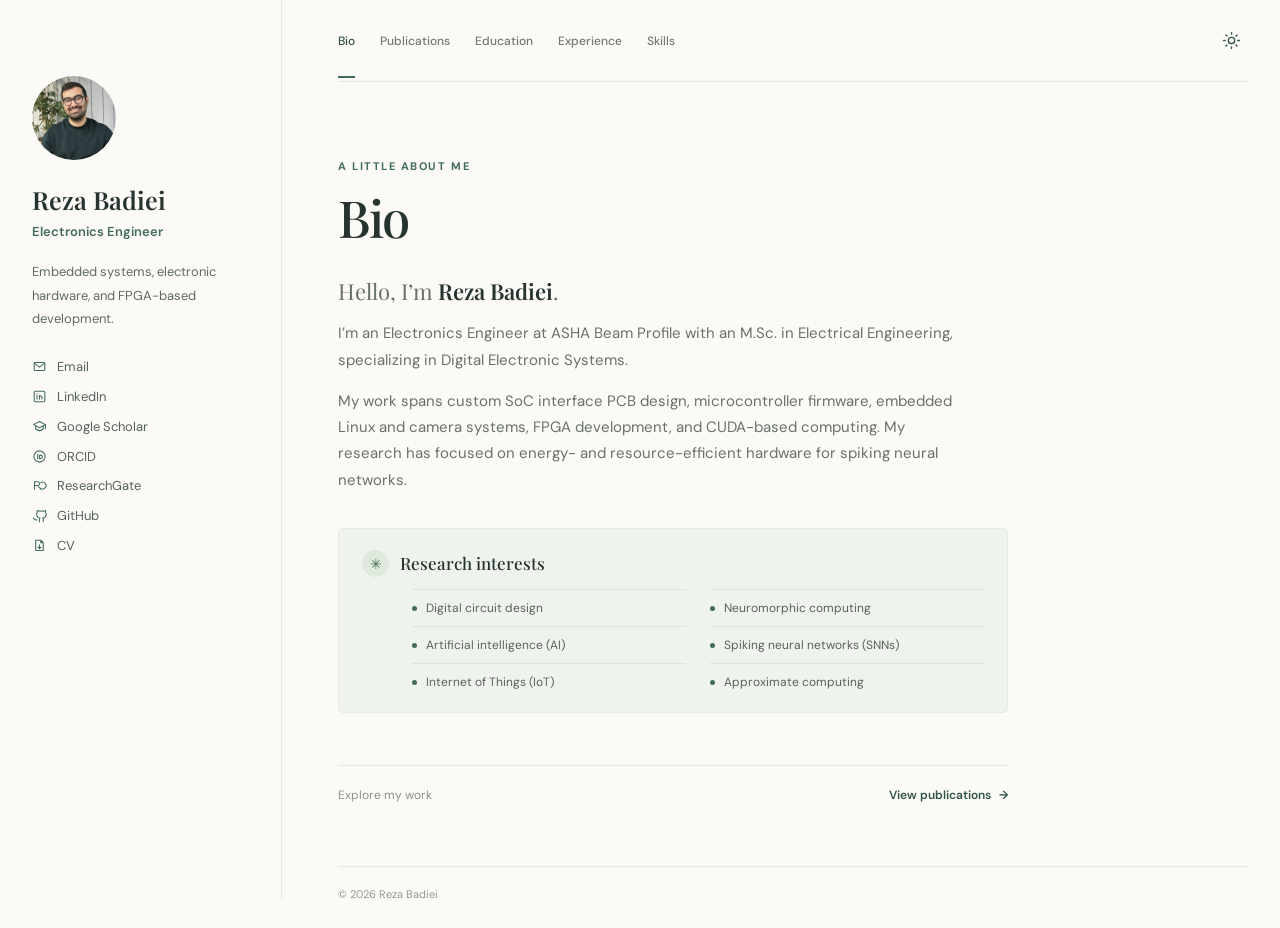
<file: index.html>
<!doctype html>
<html lang="en">
<head>
  <meta charset="utf-8">
  <meta name="viewport" content="width=device-width, initial-scale=1">
  <meta name="description" content="The personal website of Reza Badiei.">
  <title>Bio — Reza Badiei</title>
  <link rel="stylesheet" href="assets/css/site.css">
  <script src="assets/js/profile.js" defer></script>
  <script src="assets/js/theme-toggle.js" defer></script>
</head>
<body>
  <div class="site-shell">
    <site-profile class="profile" role="complementary" aria-label="Profile"></site-profile>

    <main class="main-column">
      <header class="mobile-header"><a href="index.html">Reza Badiei</a></header>
      <div class="nav-row"><nav class="site-nav" aria-label="Main navigation">
        <a class="active" aria-current="page" href="index.html">Bio</a>
        <a href="publications.html">Publications</a>
        <a href="education.html">Education</a>
        <a href="experience.html">Experience</a>
        <a href="skills.html">Skills</a>
        
      </nav><theme-toggle class="theme-toggle"></theme-toggle></div>
      <article class="page-content">
        <p class="eyebrow">A little about me</p>
        <h1>Bio</h1>
        <p class="intro">Hello, I’m <strong>Reza Badiei</strong>.</p>
        <p>I’m an Electronics Engineer at ASHA Beam Profile with an M.Sc. in Electrical Engineering, specializing in Digital Electronic Systems.</p>
        <p>My work spans custom SoC interface PCB design, microcontroller firmware, embedded Linux and camera systems, FPGA development, and CUDA-based computing. My research has focused on energy- and resource-efficient hardware for spiking neural networks.</p>
        <section class="research-card" aria-labelledby="research-interests-heading">
          <div class="research-card-heading">
            <span class="research-mark" aria-hidden="true">✳</span>
            <h2 id="research-interests-heading">Research interests</h2>
          </div>
          <ul class="research-interest-list">
            <li>Digital circuit design</li>
            <li>Neuromorphic computing</li>
            <li>Artificial intelligence (AI)</li>
            <li>Spiking neural networks (SNNs)</li>
            <li>Internet of Things (IoT)</li>
            <li>Approximate computing</li>
          </ul>
        </section>
        <div class="page-next"><span>Explore my work</span><a href="publications.html">View publications <span aria-hidden="true">→</span></a></div>
      </article>
      <footer class="site-footer">© <span id="year">2026</span> Reza Badiei</footer>
    </main>
  </div>
</body>
</html>
</file>
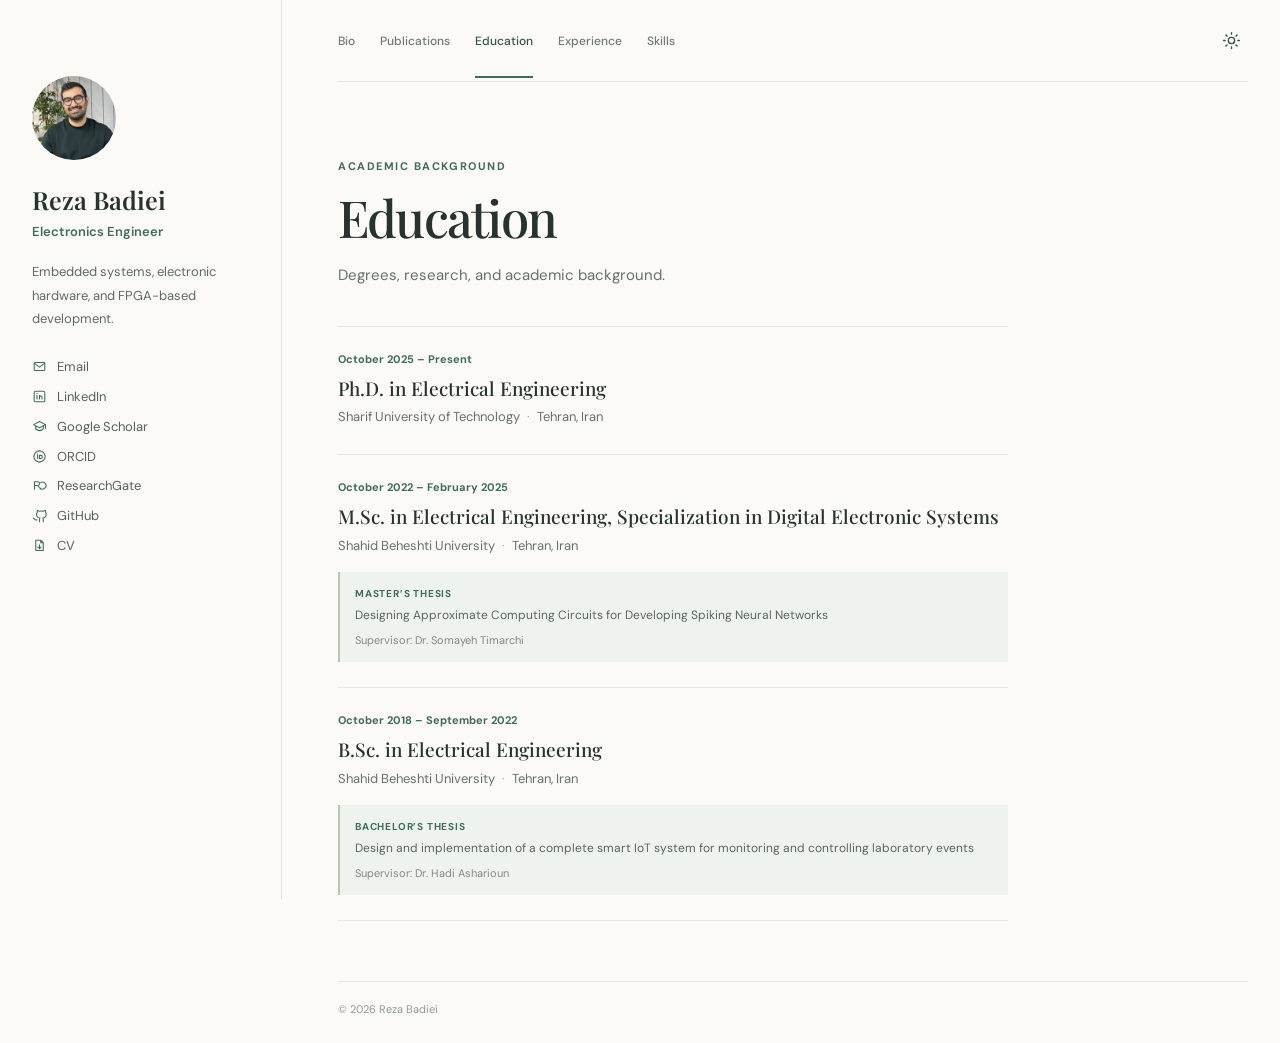
<file: education.html>
<!doctype html>
<html lang="en">
<head>
  <meta charset="utf-8">
  <meta name="viewport" content="width=device-width, initial-scale=1">
  <meta name="description" content="Education and academic background of Reza Badiei.">
  <title>Education — Reza Badiei</title>
  <link rel="stylesheet" href="assets/css/site.css">
  <script src="assets/js/profile.js" defer></script>
  <script src="assets/js/theme-toggle.js" defer></script>
</head>
<body>
  <div class="site-shell">
    <site-profile class="profile" role="complementary" aria-label="Profile"></site-profile>
    <main class="main-column">
      <header class="mobile-header"><a href="index.html">Reza Badiei</a></header>
      <div class="nav-row"><nav class="site-nav" aria-label="Main navigation">
        <a href="index.html">Bio</a>
        <a href="publications.html">Publications</a>
        <a class="active" aria-current="page" href="education.html">Education</a>
        <a href="experience.html">Experience</a>
        <a href="skills.html">Skills</a>
        
      </nav><theme-toggle class="theme-toggle"></theme-toggle></div>
      <article class="page-content">
        <p class="eyebrow">Academic background</p>
        <h1>Education</h1>
        <p class="page-lede">Degrees, research, and academic background.</p>

        <ol class="education-list">
          <li class="education-entry">
            <div class="education-meta"><span class="education-level">October 2025 – Present</span></div>
            <h2>Ph.D. in Electrical Engineering</h2>
            <p class="education-institution">Sharif University of Technology <span>·</span> Tehran, Iran</p>
          </li>

          <li class="education-entry">
            <div class="education-meta"><span class="education-level">October 2022 – February 2025</span></div>
            <h2>M.Sc. in Electrical Engineering, Specialization in Digital Electronic Systems</h2>
            <p class="education-institution">Shahid Beheshti University <span>·</span> Tehran, Iran</p>
            <div class="education-thesis"><span>Master’s thesis</span><p>Designing Approximate Computing Circuits for Developing Spiking Neural Networks</p><p class="education-supervisor">Supervisor: Dr. Somayeh Timarchi</p></div>
          </li>

          <li class="education-entry">
            <div class="education-meta"><span class="education-level">October 2018 – September 2022</span></div>
            <h2>B.Sc. in Electrical Engineering</h2>
            <p class="education-institution">Shahid Beheshti University <span>·</span> Tehran, Iran</p>
            <div class="education-thesis"><span>Bachelor’s thesis</span><p>Design and implementation of a complete smart IoT system for monitoring and controlling laboratory events</p><p class="education-supervisor">Supervisor: Dr. Hadi Asharioun</p></div>
          </li>
        </ol>
      </article>
      <footer class="site-footer">© 2026 Reza Badiei</footer>
    </main>
  </div>
</body>
</html>
</file>
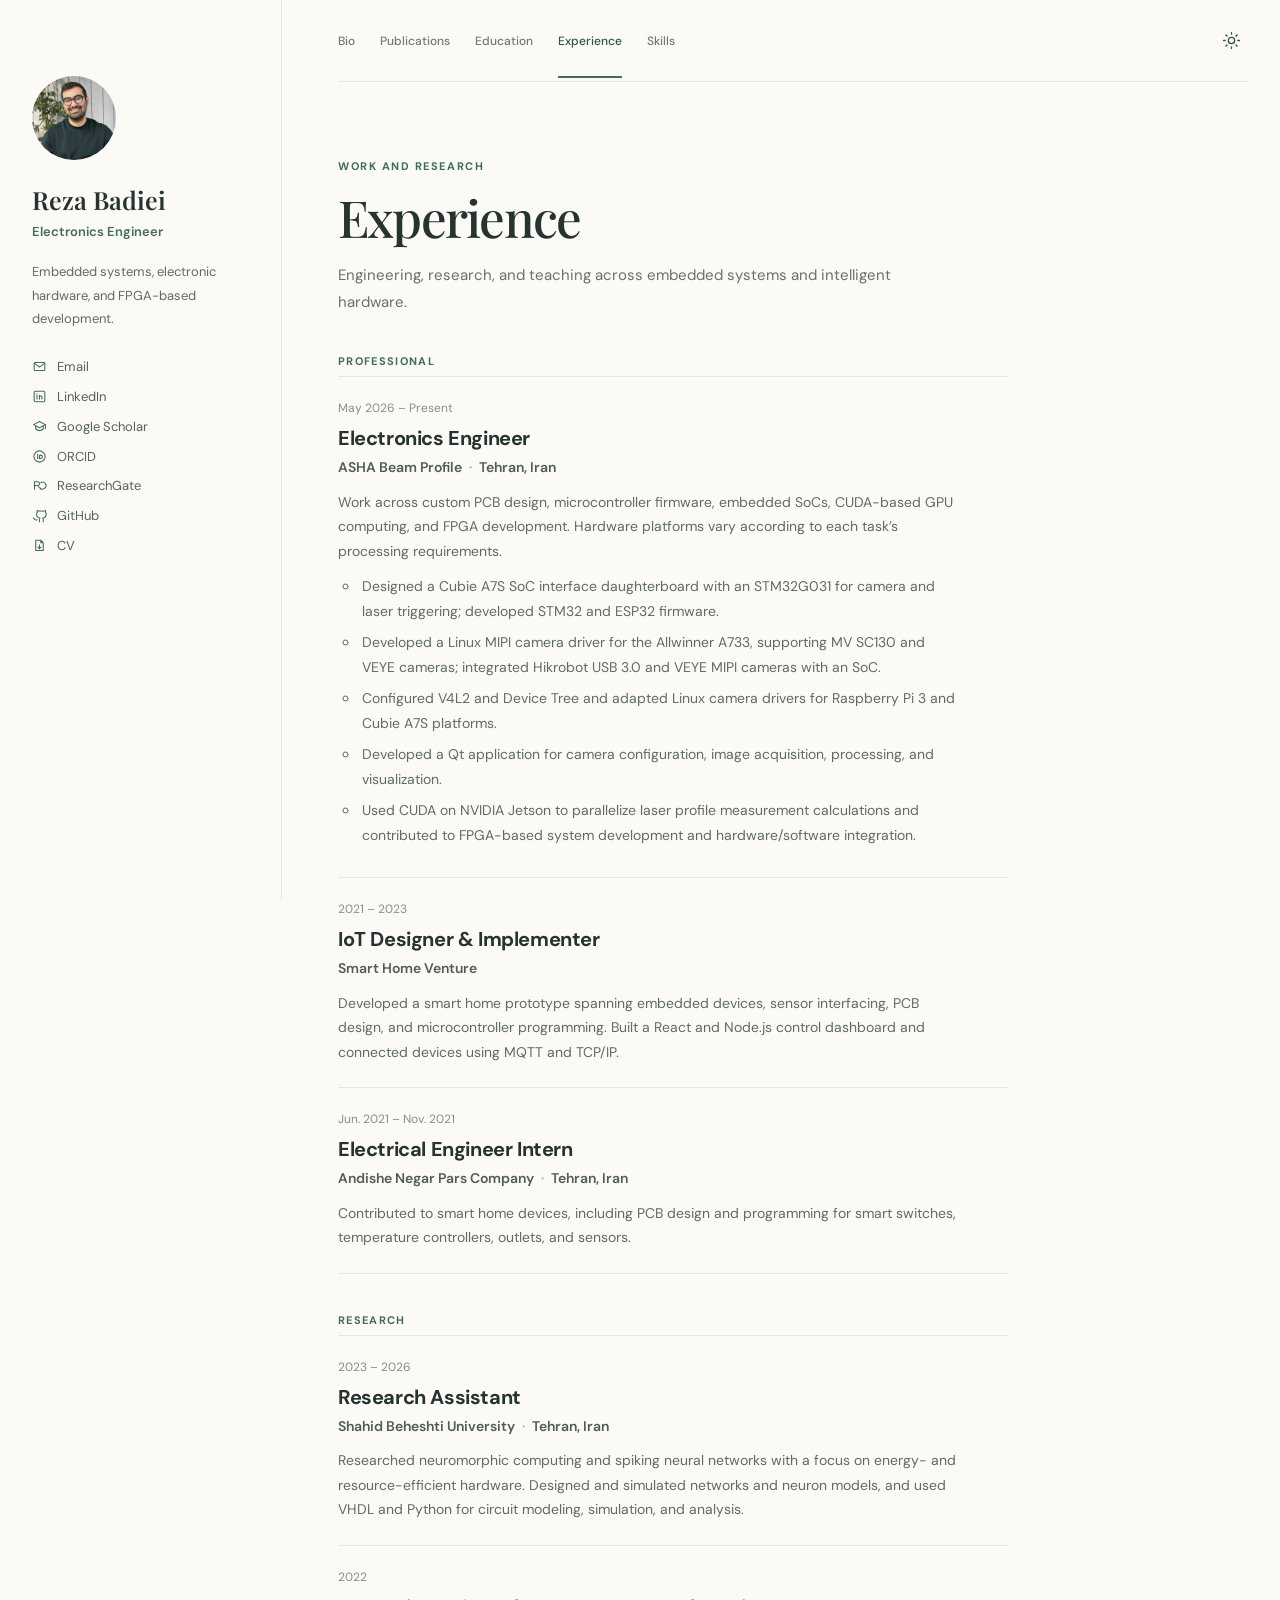
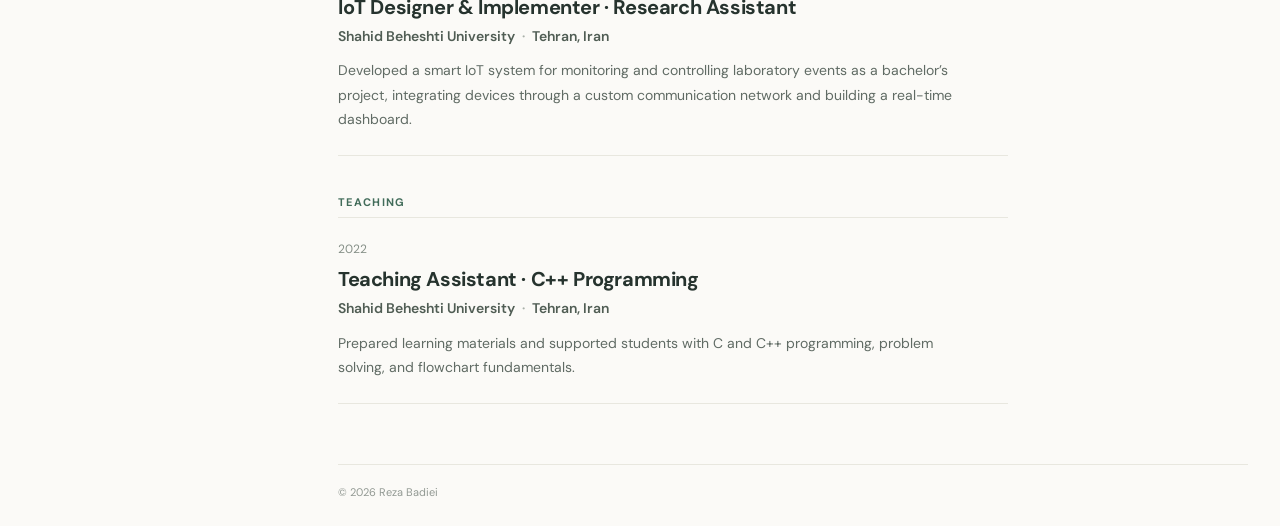
<file: experience.html>
<!doctype html>
<html lang="en">
<head>
  <meta charset="utf-8">
  <meta name="viewport" content="width=device-width, initial-scale=1">
  <meta name="description" content="Professional, research, and teaching experience of Reza Badiei.">
  <title>Experience — Reza Badiei</title>
  <link rel="stylesheet" href="assets/css/site.css">
  <script src="assets/js/profile.js" defer></script>
  <script src="assets/js/theme-toggle.js" defer></script>
</head>
<body>
  <div class="site-shell">
    <site-profile class="profile" role="complementary" aria-label="Profile"></site-profile>
    <main class="main-column">
      <header class="mobile-header"><a href="index.html">Reza Badiei</a></header>
      <div class="nav-row"><nav class="site-nav" aria-label="Main navigation">
        <a href="index.html">Bio</a>
        <a href="publications.html">Publications</a>
        <a href="education.html">Education</a>
        <a class="active" aria-current="page" href="experience.html">Experience</a>
        <a href="skills.html">Skills</a>
        
      </nav><theme-toggle class="theme-toggle"></theme-toggle></div>
      <article class="page-content">
        <p class="eyebrow">Work and research</p>
        <h1>Experience</h1>
        <p class="page-lede">Engineering, research, and teaching across embedded systems and intelligent hardware.</p>

        <section class="experience-group" aria-labelledby="professional-heading">
          <h2 class="experience-group-title" id="professional-heading">Professional</h2>
          <ol class="experience-list">
            <li class="experience-entry">
              <div class="experience-meta"><time datetime="2026-05">May 2026</time> – Present</div>
              <h3>Electronics Engineer</h3>
              <p class="experience-organization">ASHA Beam Profile <span>·</span> Tehran, Iran</p>
              <p class="experience-description">Work across custom PCB design, microcontroller firmware, embedded SoCs, CUDA-based GPU computing, and FPGA development. Hardware platforms vary according to each task’s processing requirements.</p>
              <ul class="experience-highlights">
                <li>Designed a Cubie A7S SoC interface daughterboard with an STM32G031 for camera and laser triggering; developed STM32 and ESP32 firmware.</li>
                <li>Developed a Linux MIPI camera driver for the Allwinner A733, supporting MV SC130 and VEYE cameras; integrated Hikrobot USB 3.0 and VEYE MIPI cameras with an SoC.</li>
                <li>Configured V4L2 and Device Tree and adapted Linux camera drivers for Raspberry Pi 3 and Cubie A7S platforms.</li>
                <li>Developed a Qt application for camera configuration, image acquisition, processing, and visualization.</li>
                <li>Used CUDA on NVIDIA Jetson to parallelize laser profile measurement calculations and contributed to FPGA-based system development and hardware/software integration.</li>
              </ul>
            </li>
            <li class="experience-entry">
              <div class="experience-meta">2021 – 2023</div>
              <h3>IoT Designer &amp; Implementer</h3>
              <p class="experience-organization">Smart Home Venture</p>
              <p class="experience-description">Developed a smart home prototype spanning embedded devices, sensor interfacing, PCB design, and microcontroller programming. Built a React and Node.js control dashboard and connected devices using MQTT and TCP/IP.</p>
            </li>
            <li class="experience-entry">
              <div class="experience-meta"><time datetime="2021-06">Jun. 2021</time> – <time datetime="2021-11">Nov. 2021</time></div>
              <h3>Electrical Engineer Intern</h3>
              <p class="experience-organization">Andishe Negar Pars Company <span>·</span> Tehran, Iran</p>
              <p class="experience-description">Contributed to smart home devices, including PCB design and programming for smart switches, temperature controllers, outlets, and sensors.</p>
            </li>
          </ol>
        </section>

        <section class="experience-group" aria-labelledby="research-heading">
          <h2 class="experience-group-title" id="research-heading">Research</h2>
          <ol class="experience-list">
            <li class="experience-entry">
              <div class="experience-meta">2023 – 2026</div>
              <h3>Research Assistant</h3>
              <p class="experience-organization">Shahid Beheshti University <span>·</span> Tehran, Iran</p>
              <p class="experience-description">Researched neuromorphic computing and spiking neural networks with a focus on energy- and resource-efficient hardware. Designed and simulated networks and neuron models, and used VHDL and Python for circuit modeling, simulation, and analysis.</p>
            </li>
            <li class="experience-entry">
              <div class="experience-meta">2022</div>
              <h3>IoT Designer &amp; Implementer · Research Assistant</h3>
              <p class="experience-organization">Shahid Beheshti University <span>·</span> Tehran, Iran</p>
              <p class="experience-description">Developed a smart IoT system for monitoring and controlling laboratory events as a bachelor’s project, integrating devices through a custom communication network and building a real-time dashboard.</p>
            </li>
          </ol>
        </section>

        <section class="experience-group" aria-labelledby="teaching-heading">
          <h2 class="experience-group-title" id="teaching-heading">Teaching</h2>
          <ol class="experience-list">
            <li class="experience-entry">
              <div class="experience-meta">2022</div>
              <h3>Teaching Assistant · C++ Programming</h3>
              <p class="experience-organization">Shahid Beheshti University <span>·</span> Tehran, Iran</p>
              <p class="experience-description">Prepared learning materials and supported students with C and C++ programming, problem solving, and flowchart fundamentals.</p>
            </li>
          </ol>
        </section>
      </article>
      <footer class="site-footer">© 2026 Reza Badiei</footer>
    </main>
  </div>
</body>
</html>
</file>
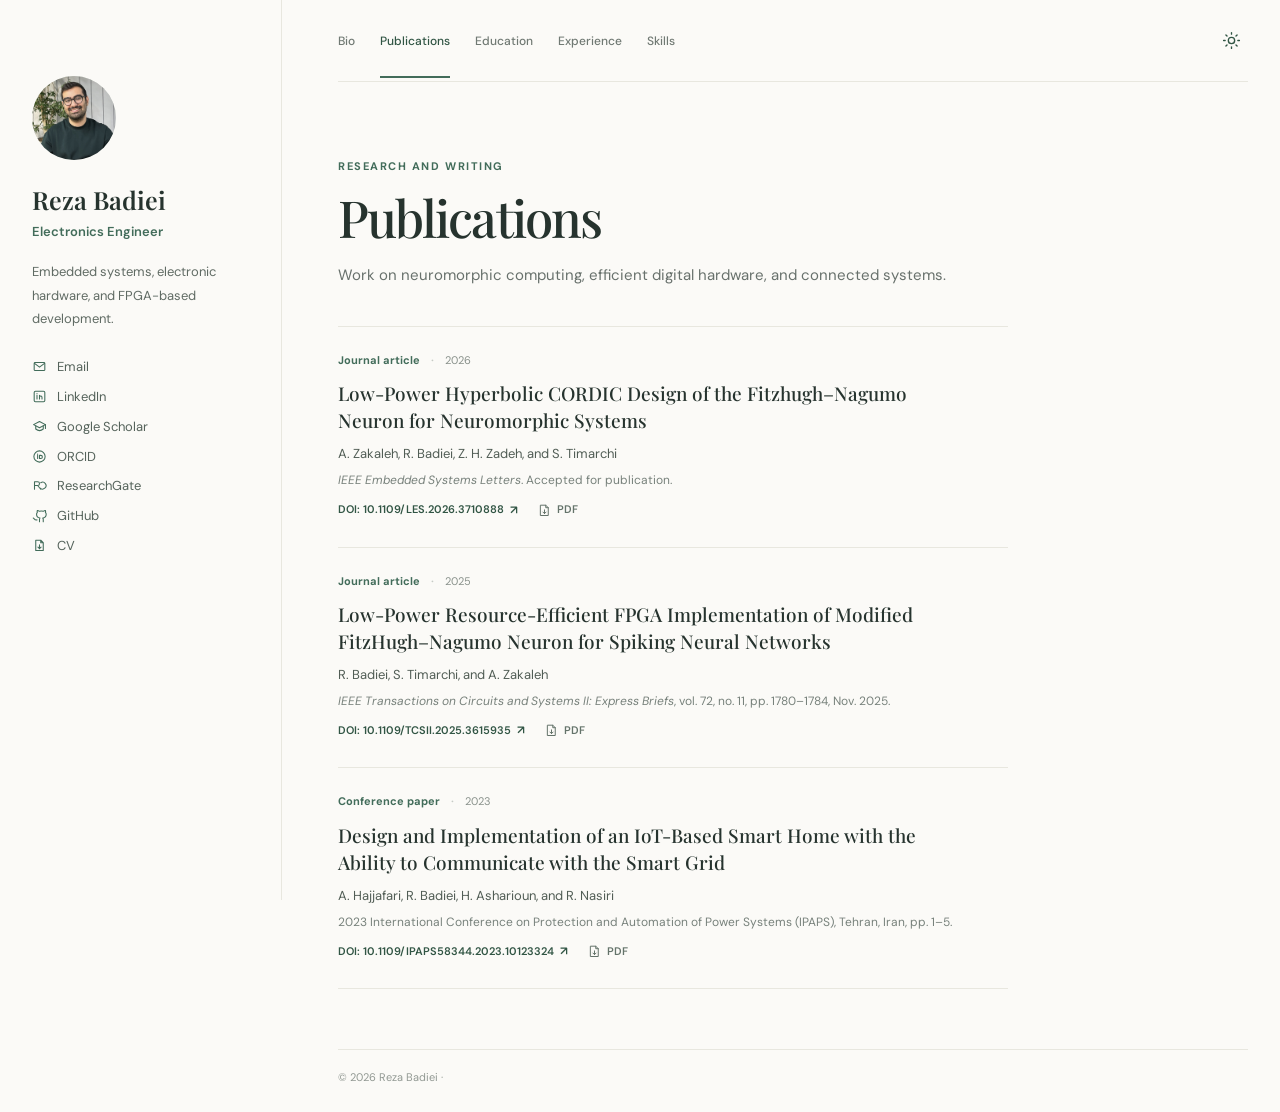
<file: publications.html>
<!doctype html>
<html lang="en">
<head>
  <meta charset="utf-8">
  <meta name="viewport" content="width=device-width, initial-scale=1">
  <meta name="description" content="Publications by Reza Badiei in neuromorphic computing, FPGA design, and smart systems.">
  <title>Publications — Reza Badiei</title>
  <link rel="stylesheet" href="assets/css/site.css">
  <script src="assets/js/profile.js" defer></script>
  <script src="assets/js/theme-toggle.js" defer></script>
</head>
<body>
  <div class="site-shell">
    <site-profile class="profile" role="complementary" aria-label="Profile"></site-profile>
    <main class="main-column">
      <header class="mobile-header"><a href="index.html">Reza Badiei</a></header>
      <div class="nav-row"><nav class="site-nav" aria-label="Main navigation">
        <a href="index.html">Bio</a>
        <a class="active" aria-current="page" href="publications.html">Publications</a>
        <a href="education.html">Education</a>
        <a href="experience.html">Experience</a>
        <a href="skills.html">Skills</a>
        
      </nav><theme-toggle class="theme-toggle"></theme-toggle></div>
      <article class="page-content">
        <p class="eyebrow">Research and writing</p>
        <h1>Publications</h1>
        <p class="page-lede">Work on neuromorphic computing, efficient digital hardware, and connected systems.</p>

        <ol class="publication-list">
          <li class="publication">
            <div class="publication-meta"><span class="publication-type">Journal article</span><time datetime="2026">2026</time></div>
            <h2>Low-Power Hyperbolic CORDIC Design of the Fitzhugh–Nagumo Neuron for Neuromorphic Systems</h2>
            <p class="publication-authors">A. Zakaleh, R. Badiei, Z. H. Zadeh, and S. Timarchi</p>
            <p class="publication-venue"><em>IEEE Embedded Systems Letters</em>. Accepted for publication.</p>
            <div class="publication-actions">
              <a class="publication-doi" href="https://doi.org/10.1109/LES.2026.3710888" target="_blank" rel="noreferrer">DOI: 10.1109/LES.2026.3710888 <span aria-hidden="true">↗</span></a>
              <a class="publication-download" href="assets/papers/low-power-hyperbolic-cordic-fitzhugh-nagumo.pdf" download aria-label="Download paper PDF"><svg aria-hidden="true" viewBox="0 0 24 24"><path d="M6 3.5h8l4 4V20H6zM14 3.5v4h4M12 11v6m-2.5-2.5L12 17l2.5-2.5"/></svg> PDF</a>
            </div>
          </li>

          <li class="publication">
            <div class="publication-meta"><span class="publication-type">Journal article</span><time datetime="2025-11">2025</time></div>
            <h2>Low-Power Resource-Efficient FPGA Implementation of Modified FitzHugh–Nagumo Neuron for Spiking Neural Networks</h2>
            <p class="publication-authors">R. Badiei, S. Timarchi, and A. Zakaleh</p>
            <p class="publication-venue"><em>IEEE Transactions on Circuits and Systems II: Express Briefs</em>, vol. 72, no. 11, pp. 1780–1784, Nov. 2025.</p>
            <div class="publication-actions">
              <a class="publication-doi" href="https://doi.org/10.1109/TCSII.2025.3615935" target="_blank" rel="noreferrer">DOI: 10.1109/TCSII.2025.3615935 <span aria-hidden="true">↗</span></a>
              <a class="publication-download" href="assets/papers/low-power-fpga-neuron.pdf" download aria-label="Download paper PDF"><svg aria-hidden="true" viewBox="0 0 24 24"><path d="M6 3.5h8l4 4V20H6zM14 3.5v4h4M12 11v6m-2.5-2.5L12 17l2.5-2.5"/></svg> PDF</a>
            </div>
          </li>

          <li class="publication">
            <div class="publication-meta"><span class="publication-type">Conference paper</span><time datetime="2023">2023</time></div>
            <h2>Design and Implementation of an IoT-Based Smart Home with the Ability to Communicate with the Smart Grid</h2>
            <p class="publication-authors">A. Hajjafari, R. Badiei, H. Asharioun, and R. Nasiri</p>
            <p class="publication-venue">2023 International Conference on Protection and Automation of Power Systems (IPAPS), Tehran, Iran, pp. 1–5.</p>
            <div class="publication-actions">
              <a class="publication-doi" href="https://doi.org/10.1109/IPAPS58344.2023.10123324" target="_blank" rel="noreferrer">DOI: 10.1109/IPAPS58344.2023.10123324 <span aria-hidden="true">↗</span></a>
              <a class="publication-download" href="assets/papers/iot-smart-home-smart-grid.pdf" download aria-label="Download paper PDF"><svg aria-hidden="true" viewBox="0 0 24 24"><path d="M6 3.5h8l4 4V20H6zM14 3.5v4h4M12 11v6m-2.5-2.5L12 17l2.5-2.5"/></svg> PDF</a>
            </div>
          </li>
        </ol>
      </article>
      <footer class="site-footer">© 2026 Reza Badiei <span class="footer-dot">·</span></footer>
    </main>
  </div>
</body>
</html>
</file>
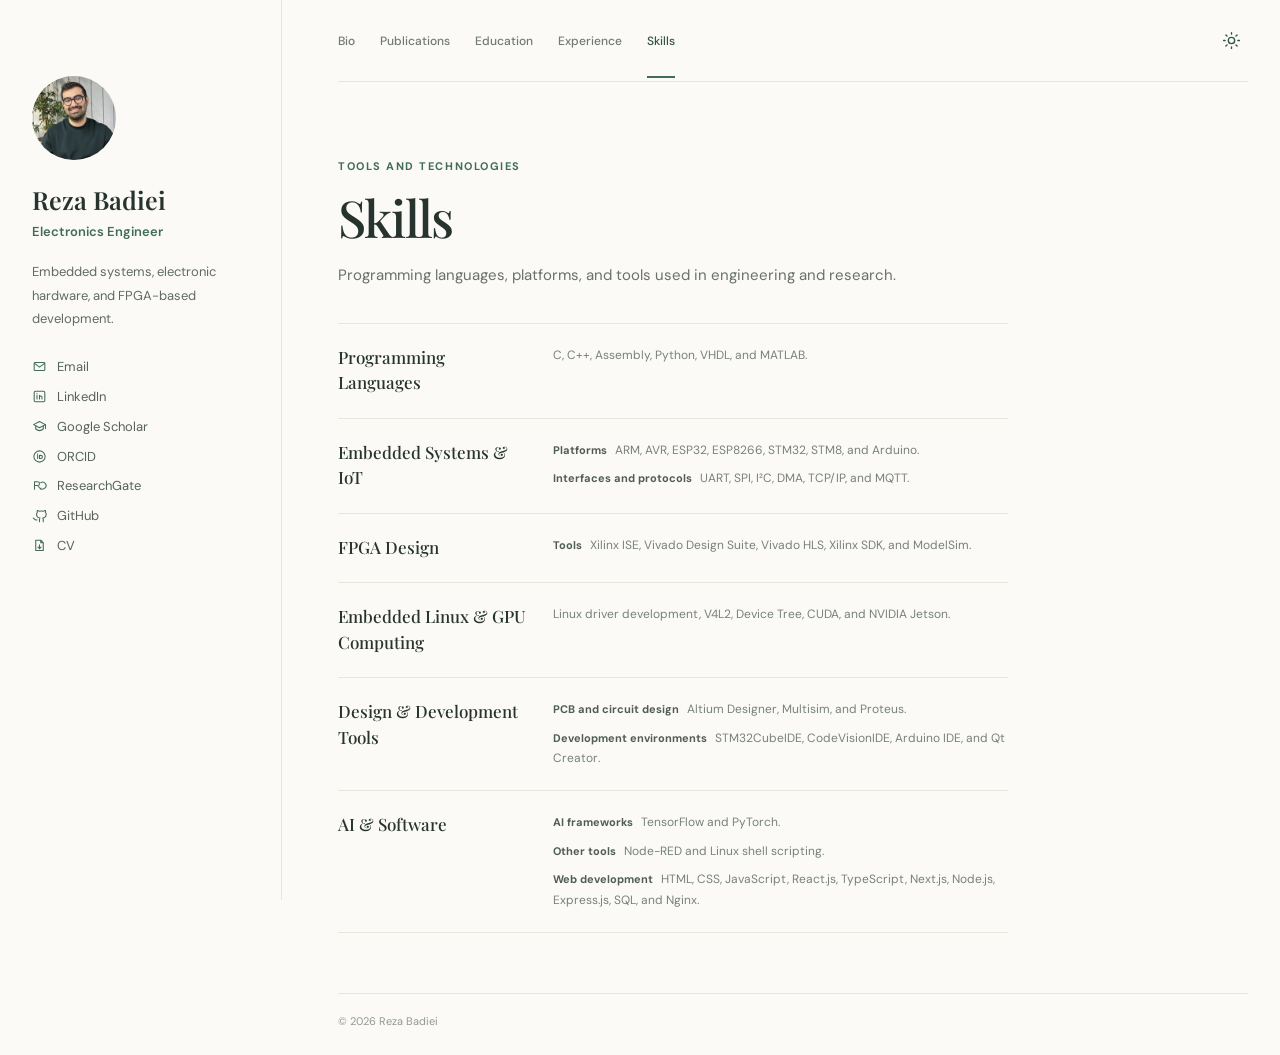
<file: skills.html>
<!doctype html>
<html lang="en">
<head>
  <meta charset="utf-8">
  <meta name="viewport" content="width=device-width, initial-scale=1">
  <meta name="description" content="Technical skills of Reza Badiei in programming, embedded systems, FPGA design, embedded Linux, GPU computing, and software.">
  <title>Skills — Reza Badiei</title>
  <link rel="stylesheet" href="assets/css/site.css">
  <script src="assets/js/profile.js" defer></script>
  <script src="assets/js/theme-toggle.js" defer></script>
</head>
<body>
  <div class="site-shell">
    <site-profile class="profile" role="complementary" aria-label="Profile"></site-profile>
    <main class="main-column">
      <header class="mobile-header"><a href="index.html">Reza Badiei</a></header>
      <div class="nav-row"><nav class="site-nav" aria-label="Main navigation">
        <a href="index.html">Bio</a>
        <a href="publications.html">Publications</a>
        <a href="education.html">Education</a>
        <a href="experience.html">Experience</a>
        <a class="active" aria-current="page" href="skills.html">Skills</a>
      </nav><theme-toggle class="theme-toggle"></theme-toggle></div>
      <article class="page-content">
        <p class="eyebrow">Tools and technologies</p>
        <h1>Skills</h1>
        <p class="page-lede">Programming languages, platforms, and tools used in engineering and research.</p>

        <div class="skill-groups">
          <section class="skill-group">
            <h2>Programming Languages</h2>
            <div class="skill-details">
              <p>C, C++, Assembly, Python, VHDL, and MATLAB.</p>
            </div>
          </section>

          <section class="skill-group">
            <h2>Embedded Systems &amp; IoT</h2>
            <div class="skill-details">
              <p><strong>Platforms</strong> ARM, AVR, ESP32, ESP8266, STM32, STM8, and Arduino.</p>
              <p><strong>Interfaces and protocols</strong> UART, SPI, I²C, DMA, TCP/IP, and MQTT.</p>
            </div>
          </section>

          <section class="skill-group">
            <h2>FPGA Design</h2>
            <div class="skill-details">
              <p><strong>Tools</strong> Xilinx ISE, Vivado Design Suite, Vivado HLS, Xilinx SDK, and ModelSim.</p>
            </div>
          </section>

          <section class="skill-group">
            <h2>Embedded Linux &amp; GPU Computing</h2>
            <div class="skill-details">
              <p>Linux driver development, V4L2, Device Tree, CUDA, and NVIDIA Jetson.</p>
            </div>
          </section>

          <section class="skill-group">
            <h2>Design &amp; Development Tools</h2>
            <div class="skill-details">
              <p><strong>PCB and circuit design</strong> Altium Designer, Multisim, and Proteus.</p>
              <p><strong>Development environments</strong> STM32CubeIDE, CodeVisionIDE, Arduino IDE, and Qt Creator.</p>
            </div>
          </section>

          <section class="skill-group">
            <h2>AI &amp; Software</h2>
            <div class="skill-details">
              <p><strong>AI frameworks</strong> TensorFlow and PyTorch.</p>
              <p><strong>Other tools</strong> Node-RED and Linux shell scripting.</p>
              <p><strong>Web development</strong> HTML, CSS, JavaScript, React.js, TypeScript, Next.js, Node.js, Express.js, SQL, and Nginx.</p>
            </div>
          </section>
        </div>
      </article>
      <footer class="site-footer">© 2026 Reza Badiei</footer>
    </main>
  </div>
</body>
</html>
</file>
<file: assets/css/site.css>
@import url('https://fonts.googleapis.com/css2?family=DM+Sans:wght@400;500;600;700&family=Playfair+Display:wght@500;600&display=swap');

:root {
  color-scheme: light;
  --ink: #26332e;
  --muted: #77817b;
  --accent: #426c5a;
  --accent-dark: #315544;
  --paper: #fbfaf7;
  --line: #e8e7df;
  --soft-green: #eff3ed;
}

:root[data-theme="dark"] {
  color-scheme: dark;
  --ink: #e5eae6;
  --muted: #a5b0a8;
  --accent: #a4c4ad;
  --accent-dark: #c0d8c7;
  --paper: #171c19;
  --line: #303a33;
  --soft-green: #222c25;
}

* { box-sizing: border-box; }
html { min-width: 320px; background: var(--paper); }
body { margin: 0; color: var(--ink); font-family: 'DM Sans', sans-serif; font-size: 15px; line-height: 1.75; }
a { color: inherit; text-decoration: none; }
a:focus-visible { outline: 3px solid #9fb6a5; outline-offset: 4px; border-radius: 3px; }
.site-shell { position: relative; width: min(1440px, calc(100% - 64px)); min-height: 100vh; margin: 0 auto; display: grid; grid-template-columns: 250px minmax(0, 1fr); gap: 56px; }
.profile { align-self: start; position: sticky; top: 0; padding: 76px 0 36px; min-height: 100vh; border-right: 1px solid var(--line); padding-right: 32px; }
.portrait { width: 84px; height: 84px; display: grid; place-items: center; overflow: hidden; margin-bottom: 24px; border-radius: 50%; background: #e5ebe2; color: var(--accent-dark); font-family: 'Playfair Display', serif; font-size: 25px; letter-spacing: .04em; }
.portrait img { display: block; width: 100%; height: 100%; object-fit: cover; object-position: center 70%; transform: scale(1.12); }
.profile-name { display: block; font-family: 'Playfair Display', serif; font-size: 25px; font-weight: 600; line-height: 1.3; }
.profile-role { margin: 4px 0 17px; color: var(--accent); font-size: 13px; font-weight: 600; }
.profile-bio { max-width: 200px; margin: 0; color: #606b64; font-size: 13px; line-height: 1.8; }
.profile-links { display: grid; gap: 7px; margin-top: 26px; }
.profile-links a { width: fit-content; color: #55635b; font-size: 13px; transition: color .18s ease; }
.profile-links a:hover { color: var(--accent); }
.profile-links span { display: inline-block; width: 22px; color: var(--accent); }
.profile-links .cv-download { display: block; color: #55635b; font-weight: 400; }
.profile-links .cv-download:hover { color: var(--accent); }
.profile-links .author-icon svg { width: 15px; height: 15px; vertical-align: -3px; fill: none; stroke: currentColor; stroke-linecap: round; stroke-linejoin: round; stroke-width: 1.7; }
.profile-links .orcid-icon svg { width: 16px; height: 16px; stroke-width: 1.5; }
.profile-links .profile-location { width: fit-content; margin: 0; padding: 0; border: 0; color: #55635b; font-size: 13px; line-height: 1.75; }
.main-column { position: relative; min-width: 0; display: flex; flex-direction: column; }
.mobile-header { display: none; }
.nav-row { display: flex; align-items: stretch; gap: 16px; min-height: 81px; border-bottom: 1px solid var(--line); }
.site-nav { display: flex; flex: 1 1 auto; min-width: 0; flex-wrap: wrap; align-items: center; gap: 0 25px; min-height: 81px; }
.theme-toggle { display: flex; flex: 0 0 auto; align-self: center; margin: 0; }
.theme-icon-button { display: grid; width: 34px; height: 34px; place-items: center; padding: 0; border: 0; border-radius: 50%; background: transparent; color: var(--accent-dark); cursor: pointer; transition: background .18s ease, color .18s ease; }
.theme-icon-button:hover { background: var(--soft-green); }
.theme-icon-button:focus-visible { outline: 2px solid var(--accent); outline-offset: 2px; }
#theme-icon svg { display: block; width: 19px; height: 19px; fill: none; stroke: currentColor; stroke-linecap: round; stroke-linejoin: round; stroke-width: 1.7; }
#theme-icon .theme-moon { display: none; }
html[data-theme="dark"] #theme-icon .theme-sun { display: none; }
html[data-theme="dark"] #theme-icon .theme-moon { display: block; }
.site-nav a { position: relative; padding: 27px 0 25px; color: #707973; font-size: 12px; font-weight: 500; transition: color .18s ease; }
.site-nav a:hover, .site-nav a.active { color: var(--accent-dark); }
.site-nav a.active::after { position: absolute; right: 0; bottom: -1px; left: 0; height: 2px; background: var(--accent); content: ''; }
.page-content { flex: 1; padding: 75px 0 60px; max-width: 670px; }
.eyebrow { margin: 0 0 11px; color: var(--accent); font-size: 11px; font-weight: 700; letter-spacing: .14em; text-transform: uppercase; }
h1, h2, p { margin-top: 0; }
h1 { margin-bottom: 28px; font-family: 'Playfair Display', Georgia, serif; font-size: clamp(39px, 5vw, 51px); font-weight: 500; letter-spacing: -.035em; line-height: 1.18; }
.intro { margin-bottom: 12px; color: #38443e; font-family: 'Playfair Display', Georgia, serif; font-size: 22px; line-height: 1.5; }
.page-content > p:not(.eyebrow) { max-width: 620px; color: #68716c; }
.page-content strong { color: var(--ink); font-weight: 600; }
.research-card { margin-top: 35px; padding: 20px 23px 12px; border: 1px solid #e7ebe3; border-radius: 5px; background: var(--soft-green); }
.research-card-heading { display: flex; align-items: center; gap: 11px; margin-bottom: 10px; }
.research-mark { display: grid; flex: 0 0 27px; width: 27px; height: 27px; place-items: center; border-radius: 50%; background: #dfe9dd; color: var(--accent); font-size: 14px; }
.research-card-heading h2 { margin: 0; font-family: 'Playfair Display', Georgia, serif; font-size: 17px; font-weight: 500; }
.research-interest-list { display: grid; grid-template-columns: repeat(2, minmax(0, 1fr)); column-gap: 24px; margin: 0; padding: 0 0 0 50px; list-style: none; }
.research-interest-list li { position: relative; padding: 9px 0 9px 14px; border-top: 1px solid #dce5db; color: #55635a; font-size: 12px; line-height: 1.5; }
.research-interest-list li::before { position: absolute; top: 16px; left: 0; width: 5px; height: 5px; border-radius: 50%; background: var(--accent); content: ''; }
.page-next { display: flex; justify-content: space-between; align-items: center; gap: 15px; margin-top: 52px; padding-top: 19px; border-top: 1px solid var(--line); color: #8a918c; font-size: 12px; }
.page-next a { color: var(--accent-dark); font-weight: 600; }
.page-next a span { padding-left: 5px; }
.page-lede { margin: -13px 0 0; font-size: 15px; }
.empty-state { margin-top: 42px; padding: 29px 28px; border: 1px solid var(--line); border-radius: 5px; background: rgba(255,255,255,.45); }
.empty-mark { color: var(--accent); font-size: 18px; }
.empty-state h2 { margin: 12px 0 4px; font-family: 'Playfair Display', Georgia, serif; font-size: 20px; font-weight: 500; }
.empty-state p { margin: 0; color: var(--muted); font-size: 13px; }
.education-list { margin: 37px 0 0; padding: 0; list-style: none; border-top: 1px solid var(--line); }
.education-entry { padding: 23px 0 25px; border-bottom: 1px solid var(--line); }
.education-meta { margin-bottom: 6px; color: var(--accent); font-size: 11px; font-weight: 700; }
.education-entry h2 { margin: 0 0 4px; font-family: 'Playfair Display', Georgia, serif; font-size: 19px; font-weight: 500; line-height: 1.45; }
.education-institution { margin: 0; color: #68716c; font-size: 13px; }
.education-institution span { margin: 0 4px; color: #a8afa8; }
.education-thesis { margin-top: 14px; padding: 13px 15px; border-left: 2px solid #b7c8b8; background: var(--soft-green); }
.education-thesis > span { display: block; margin-bottom: 4px; color: var(--accent); font-size: 10px; font-weight: 700; letter-spacing: .08em; text-transform: uppercase; }
.education-thesis p { margin: 0; color: #59665e; font-size: 12px; line-height: 1.65; }
.education-thesis .education-supervisor { margin-top: 5px; color: #818a83; font-size: 11px; }
.experience-group { margin-top: 37px; }
.experience-group-title { margin: 0 0 5px; color: var(--accent); font-size: 11px; font-weight: 700; letter-spacing: .12em; text-transform: uppercase; }
.experience-list { margin: 0; padding: 0; list-style: none; border-top: 1px solid var(--line); }
.experience-entry { padding: 21px 0 23px; border-bottom: 1px solid var(--line); }
.experience-meta { margin-bottom: 5px; color: #858f87; font-size: 12px; }
.experience-entry h3 { margin: 0 0 3px; font-family: 'DM Sans', sans-serif; font-size: 20px; font-weight: 700; letter-spacing: -.02em; line-height: 1.4; }
.experience-organization { margin: 0 0 10px; color: #505d54; font-size: 14px; font-weight: 600; }
.experience-organization span { margin: 0 4px; color: #a8afa8; }
.experience-description { max-width: 620px; margin: 0; color: #606b64; font-size: 14px; line-height: 1.75; }
.experience-highlights { max-width: 620px; margin: 11px 0 0; padding-left: 21px; color: #606b64; font-size: 14px; line-height: 1.75; }
.experience-highlights li { margin-bottom: 7px; padding-left: 3px; }
.experience-highlights li::marker { color: var(--accent); }
.skill-groups { margin-top: 34px; border-top: 1px solid var(--line); }
.skill-group { display: grid; grid-template-columns: minmax(145px, .85fr) minmax(0, 2fr); gap: 22px; padding: 21px 0 22px; border-bottom: 1px solid var(--line); }
.skill-group > h2 { margin: 0; font-family: 'Playfair Display', Georgia, serif; font-size: 17px; font-weight: 500; line-height: 1.5; }
.skill-details p { margin: 0 0 8px; color: #77817b; font-size: 12px; line-height: 1.7; }
.skill-details p:last-child { margin-bottom: 0; }
.skill-details strong { margin-right: 5px; color: #505d54; font-size: 11px; font-weight: 700; }
.publication-list { margin: 37px 0 0; padding: 0; list-style: none; border-top: 1px solid var(--line); }
.publication { padding: 24px 0 26px; border-bottom: 1px solid var(--line); }
.publication-meta { display: flex; align-items: center; gap: 11px; margin-bottom: 10px; color: #89918b; font-size: 11px; }
.publication-type { color: var(--accent); font-weight: 700; }
.publication-type::after { margin-left: 11px; color: #c6cbc5; content: '·'; }
.publication h2 { max-width: 620px; margin: 0 0 8px; font-family: 'Playfair Display', Georgia, serif; font-size: 19px; font-weight: 500; line-height: 1.45; }
.publication-authors { margin: 0 0 5px; color: #515d55; font-size: 13px; }
.publication-venue { margin: 0 0 9px; color: #77817b; font-size: 12px; line-height: 1.65; }
.publication-actions { display: flex; flex-wrap: wrap; align-items: center; gap: 10px 19px; }
.publication-doi { display: inline-flex; gap: 6px; align-items: center; color: var(--accent-dark); font-size: 11px; font-weight: 600; overflow-wrap: anywhere; }
.publication-doi:hover { text-decoration: underline; text-underline-offset: 3px; }
.publication-doi span { font-size: 12px; }
.publication-download { display: inline-flex; align-items: center; gap: 5px; color: #64736a; font-size: 11px; font-weight: 600; }
.publication-download:hover { color: var(--accent-dark); }
.publication-download svg { width: 15px; height: 15px; fill: none; stroke: currentColor; stroke-linecap: round; stroke-linejoin: round; stroke-width: 1.6; }
.site-footer { padding: 18px 0 24px; border-top: 1px solid var(--line); color: #929993; font-size: 11px; }

html[data-theme="dark"] .portrait { background: #2a382e; }
html[data-theme="dark"] .profile-bio,
html[data-theme="dark"] .page-content > p:not(.eyebrow),
html[data-theme="dark"] .education-institution,
html[data-theme="dark"] .education-thesis p,
html[data-theme="dark"] .experience-description,
html[data-theme="dark"] .experience-highlights,
html[data-theme="dark"] .publication-venue { color: #b2bdb5; }
html[data-theme="dark"] .profile-links a,
html[data-theme="dark"] .profile-links .profile-location,
html[data-theme="dark"] .education-thesis .education-supervisor,
html[data-theme="dark"] .experience-organization,
html[data-theme="dark"] .publication-authors,
html[data-theme="dark"] .skill-details strong { color: #c3cdc5; }
html[data-theme="dark"] .site-nav a { color: #aab4ac; }
html[data-theme="dark"] .intro { color: #d0d8d1; }
html[data-theme="dark"] .research-card { border-color: #364239; }
html[data-theme="dark"] .research-mark { background: #344438; }
html[data-theme="dark"] .research-interest-list li { border-color: #364239; color: #c3cdc5; }
html[data-theme="dark"] .page-next { color: #a2ada5; }
html[data-theme="dark"] .empty-state { background: #1d2420; }
html[data-theme="dark"] .education-institution span,
html[data-theme="dark"] .experience-organization span,
html[data-theme="dark"] .publication-type::after { color: #758078; }
html[data-theme="dark"] .education-thesis { border-left-color: #77927e; }
html[data-theme="dark"] .experience-meta,
html[data-theme="dark"] .skill-details p,
html[data-theme="dark"] .publication-meta,
html[data-theme="dark"] .publication-download,
html[data-theme="dark"] .site-footer { color: #9ca89f; }
html[data-theme="dark"] .skill-details strong { color: #d2dbd4; }

@media (max-width: 900px) {
  .site-shell { width: min(760px, calc(100% - 48px)); grid-template-columns: 205px minmax(0, 1fr); gap: 34px; }
  .profile { padding-right: 24px; }
  .site-nav { gap: 0 16px; }
  .site-nav a { font-size: 11px; }
}
@media (max-width: 650px) {
  .site-shell { width: min(520px, calc(100% - 40px)); display: flex; flex-direction: column; gap: 0; }
  .profile { position: static; min-height: auto; padding: 26px 0 23px; border-top: 1px solid var(--line); border-right: 0; }
  .portrait { width: 56px; height: 56px; float: left; margin: 0 14px 10px 0; font-size: 19px; }
  .profile-name { padding-top: 3px; font-size: 20px; }
  .profile-role { margin: 2px 0 9px; }
  .profile-bio { max-width: 100%; clear: both; padding-top: 5px; }
  .profile-links { display: flex; flex-wrap: wrap; gap: 4px 17px; margin-top: 13px; }
  .profile-links span { width: 17px; }
  .main-column { display: contents; }
  .mobile-header { display: block; order: 0; padding: 19px 0 16px; border-bottom: 1px solid var(--line); font-family: 'Playfair Display', serif; font-size: 19px; font-weight: 600; }
  .nav-row { order: 1; min-height: 0; gap: 8px; }
  .site-nav { min-height: auto; gap: 0 19px; padding: 0; overflow-x: auto; flex-wrap: nowrap; scrollbar-width: none; }
  .site-nav::-webkit-scrollbar { display: none; }
  .site-nav a { flex: 0 0 auto; padding: 14px 0 12px; font-size: 11px; }
  .page-content { order: 2; padding: 47px 0 48px; }
  .skill-group { grid-template-columns: 1fr; gap: 8px; }
  .profile { order: 3; }
  .site-footer { order: 4; }
  h1 { margin-bottom: 22px; }
}
@media (max-width: 420px) { .research-interest-list { grid-template-columns: 1fr; } }
@media (prefers-reduced-motion: reduce) { *, *::before, *::after { scroll-behavior: auto !important; transition-duration: .01ms !important; } }
</file>
